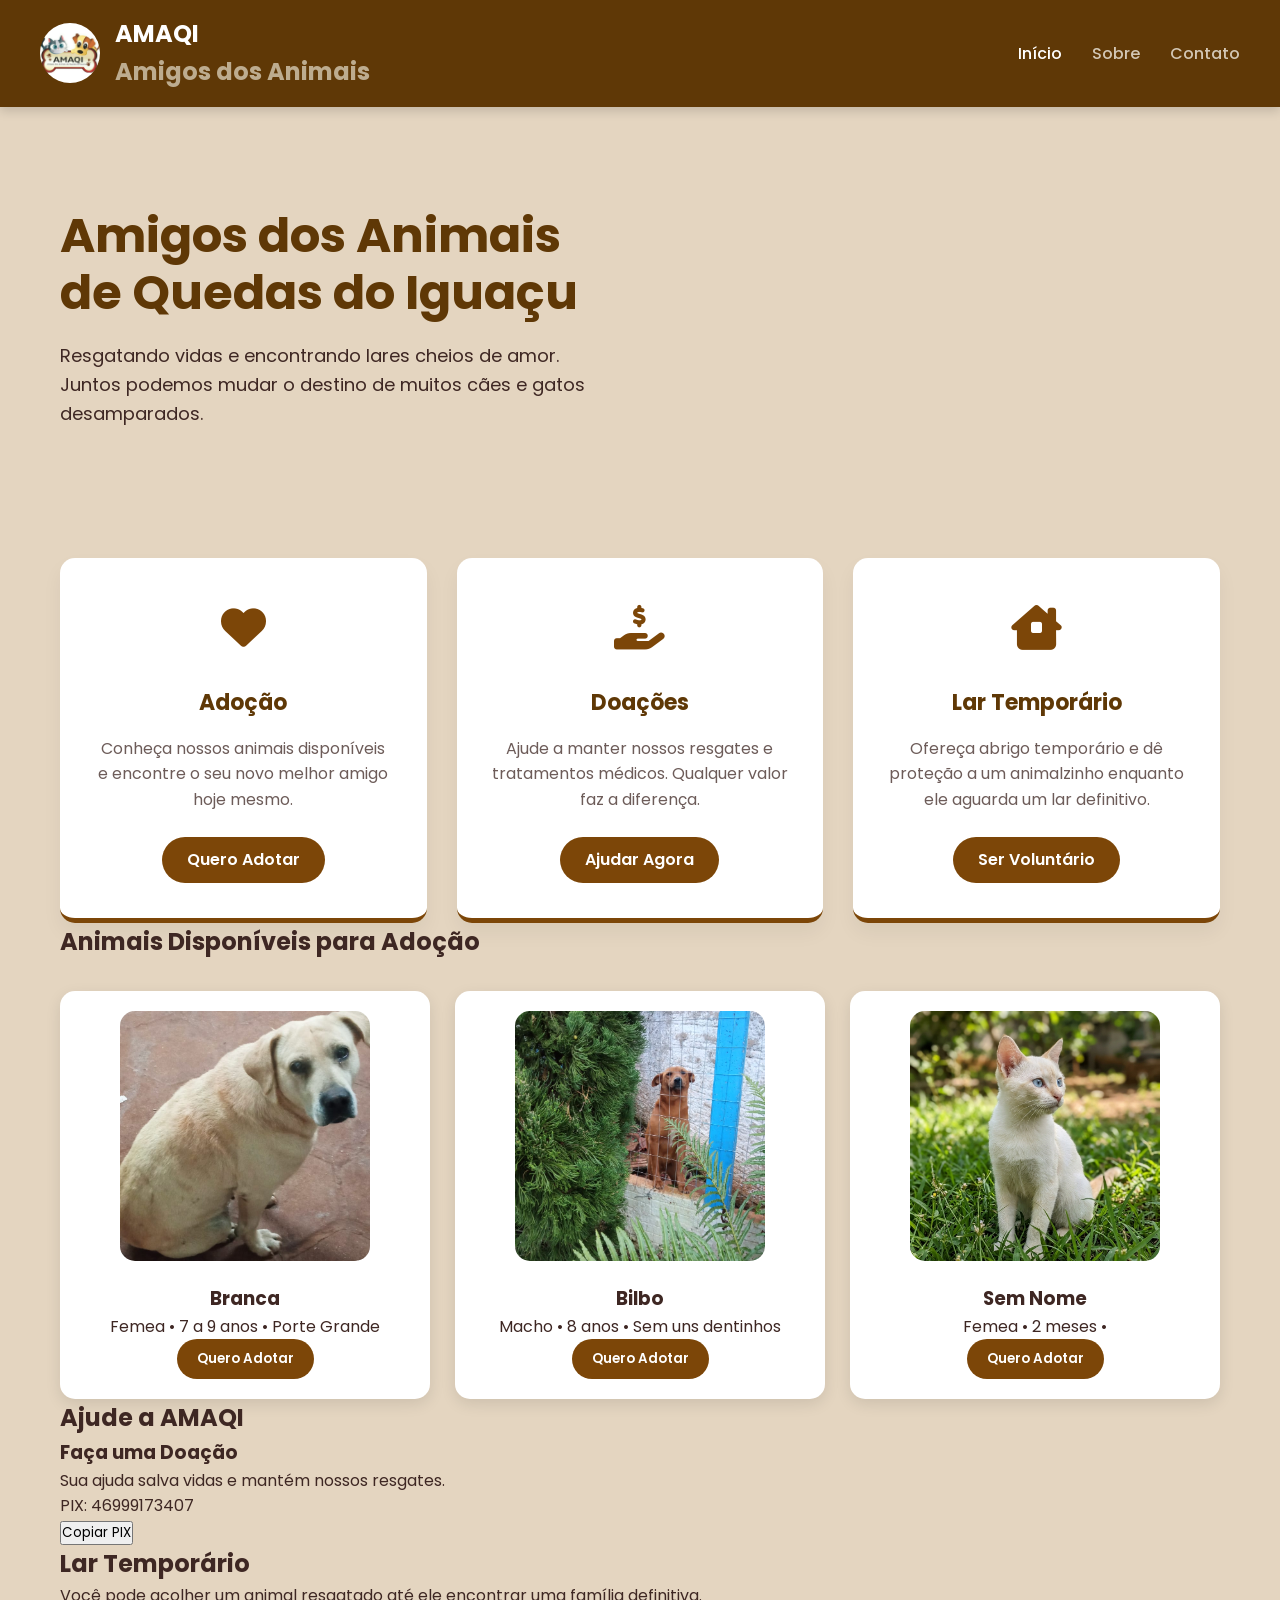
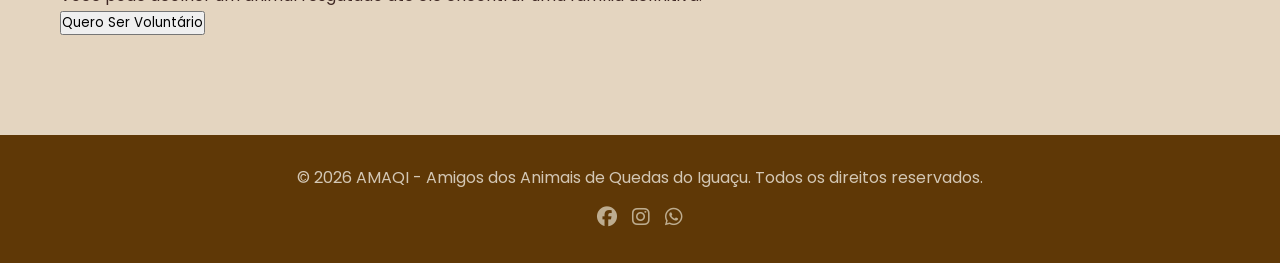
<file: index.html>
<!DOCTYPE html>
<html lang="pt-BR">

<head>
    <meta charset="UTF-8">
    <meta name="viewport" content="width=device-width, initial-scale=1.0">

    <title>Início - AMAQI Amigos dos Animais</title>

    <link href="https://fonts.googleapis.com/css2?family=Poppins:wght@400;500;600;700&display=swap"
        rel="stylesheet">

    <link rel="stylesheet"
        href="https://cdnjs.cloudflare.com/ajax/libs/font-awesome/6.5.1/css/all.min.css">

    <link rel="stylesheet" href="styles.css">
</head>

<body>
  
    <nav class="navbar">

        <a href="index.html" class="navbar-brand">

    <img src="logo-amaqi.png"
         alt="Logo AMAQI"
         class="logo-navbar">

    <div>
        <strong>AMAQI</strong><br>
        <span>Amigos dos Animais</span>
    </div>

</a>
        <ul class="nav-links">
            <li><a href="index.html" class="active">Início</a></li>
            <li><a href="sobre.html">Sobre</a></li>
            <li><a href="contato.html">Contato</a></li>
        </ul>

    </nav>

    <div class="container">

        <section class="hero">

            <div class="hero-content">

                <h1>Amigos dos Animais de Quedas do Iguaçu</h1>

                <p>
                    Resgatando vidas e encontrando lares cheios de amor.
                    Juntos podemos mudar o destino de muitos cães e gatos
                    desamparados.
                </p>

            </div>

            <div class="hero-image">
            </div>

        </section>

        <section class="action-grid">

            <div class="card">

                <div class="card-icon">
                    <i class="fa-solid fa-heart"></i>
                </div>

                <h3>Adoção</h3>

                <p>
                    Conheça nossos animais disponíveis e encontre
                    o seu novo melhor amigo hoje mesmo.
                </p>

                <a href="#adocao" class="btn-card">
                    Quero Adotar
                </a>

            </div>

            <div class="card">

                <div class="card-icon">
                    <i class="fa-solid fa-hand-holding-dollar"></i>
                </div>

                <h3>Doações</h3>

                <p>
                    Ajude a manter nossos resgates e tratamentos médicos.
                    Qualquer valor faz a diferença.
                </p>

                <a href="#doacoes" class="btn-card">
                    Ajudar Agora
                </a>

            </div>

            <div class="card">

                <div class="card-icon">
                    <i class="fa-solid fa-house-chimney-window"></i>
                </div>

                <h3>Lar Temporário</h3>

                <p>
                    Ofereça abrigo temporário e dê proteção a um animalzinho
                    enquanto ele aguarda um lar definitivo.
                </p>

                <a href="#lar-temporario" class="btn-card">
                    Ser Voluntário
                </a>

            </div>

        </section>

        <!-- ADOÇÃO -->

        <section id="adocao" class="section">

            <h2>Animais Disponíveis para Adoção</h2>

            <div class="dogs-grid">

                <div class="dog-card">

                    <img src="branca.jpg" alt="Branca">

                    <h3>Branca</h3>

                    <p>Femea • 7 a 9 anos • Porte Grande</p>

                    <button onclick="adotar('Branca')">
                        Quero Adotar
                    </button>

                </div>

                <div class="dog-card">

                    <img src="bilbo.png" alt="bilbo">

                    <h3>Bilbo</h3>

                    <p>Macho • 8 anos • Sem uns dentinhos </p>

                    <button onclick="adotar('Bilbo')">
                        Quero Adotar
                    </button>

                </div>

                <div class="dog-card">

                    <img src="gato.png" alt="Sem nome">

                    <h3>Sem Nome</h3>

                    <p>Femea • 2 meses • </p>

                    <button onclick="adotar('Bob')">
                        Quero Adotar
                    </button>

                </div>

            </div>

        </section>

        <!-- DOAÇÕES -->

        <section id="doacoes" class="section">

            <h2>Ajude a AMAQI</h2>

            <div class="pix-box">

                <h3>Faça uma Doação</h3>

                <p>
                    Sua ajuda salva vidas e mantém nossos resgates.
                </p>

                <p>
                    PIX: 46999173407
                </p>

                <button onclick="copiarPix()">
                    Copiar PIX
                </button>

            </div>

        </section>

        <!-- LAR TEMPORÁRIO -->

        <section id="lar-temporario" class="section">

            <h2>Lar Temporário</h2>

            <p>
                Você pode acolher um animal resgatado até ele encontrar
                uma família definitiva.
            </p>

            <button onclick="voluntario()">
                Quero Ser Voluntário
            </button>

        </section>

    </div>

    <footer>

        <p>
            &copy; 2026 AMAQI - Amigos dos Animais de Quedas do Iguaçu.
            Todos os direitos reservados.
        </p>

        <div class="social-icons">
            <a href="https://www.facebook.com/profile.php?id=100069752322305"><i class="fa-brands fa-facebook"></i></a>
            <a href="https://www.instagram.com/amaqi.qi/"><i class="fa-brands fa-instagram"></i></a>
            <a href="https://wa.me/5546999173407"><i class="fa-brands fa-whatsapp"></i></a>
        </div>

    </footer>

    <script src="script.js"></script>

</body>

</html>
</file>
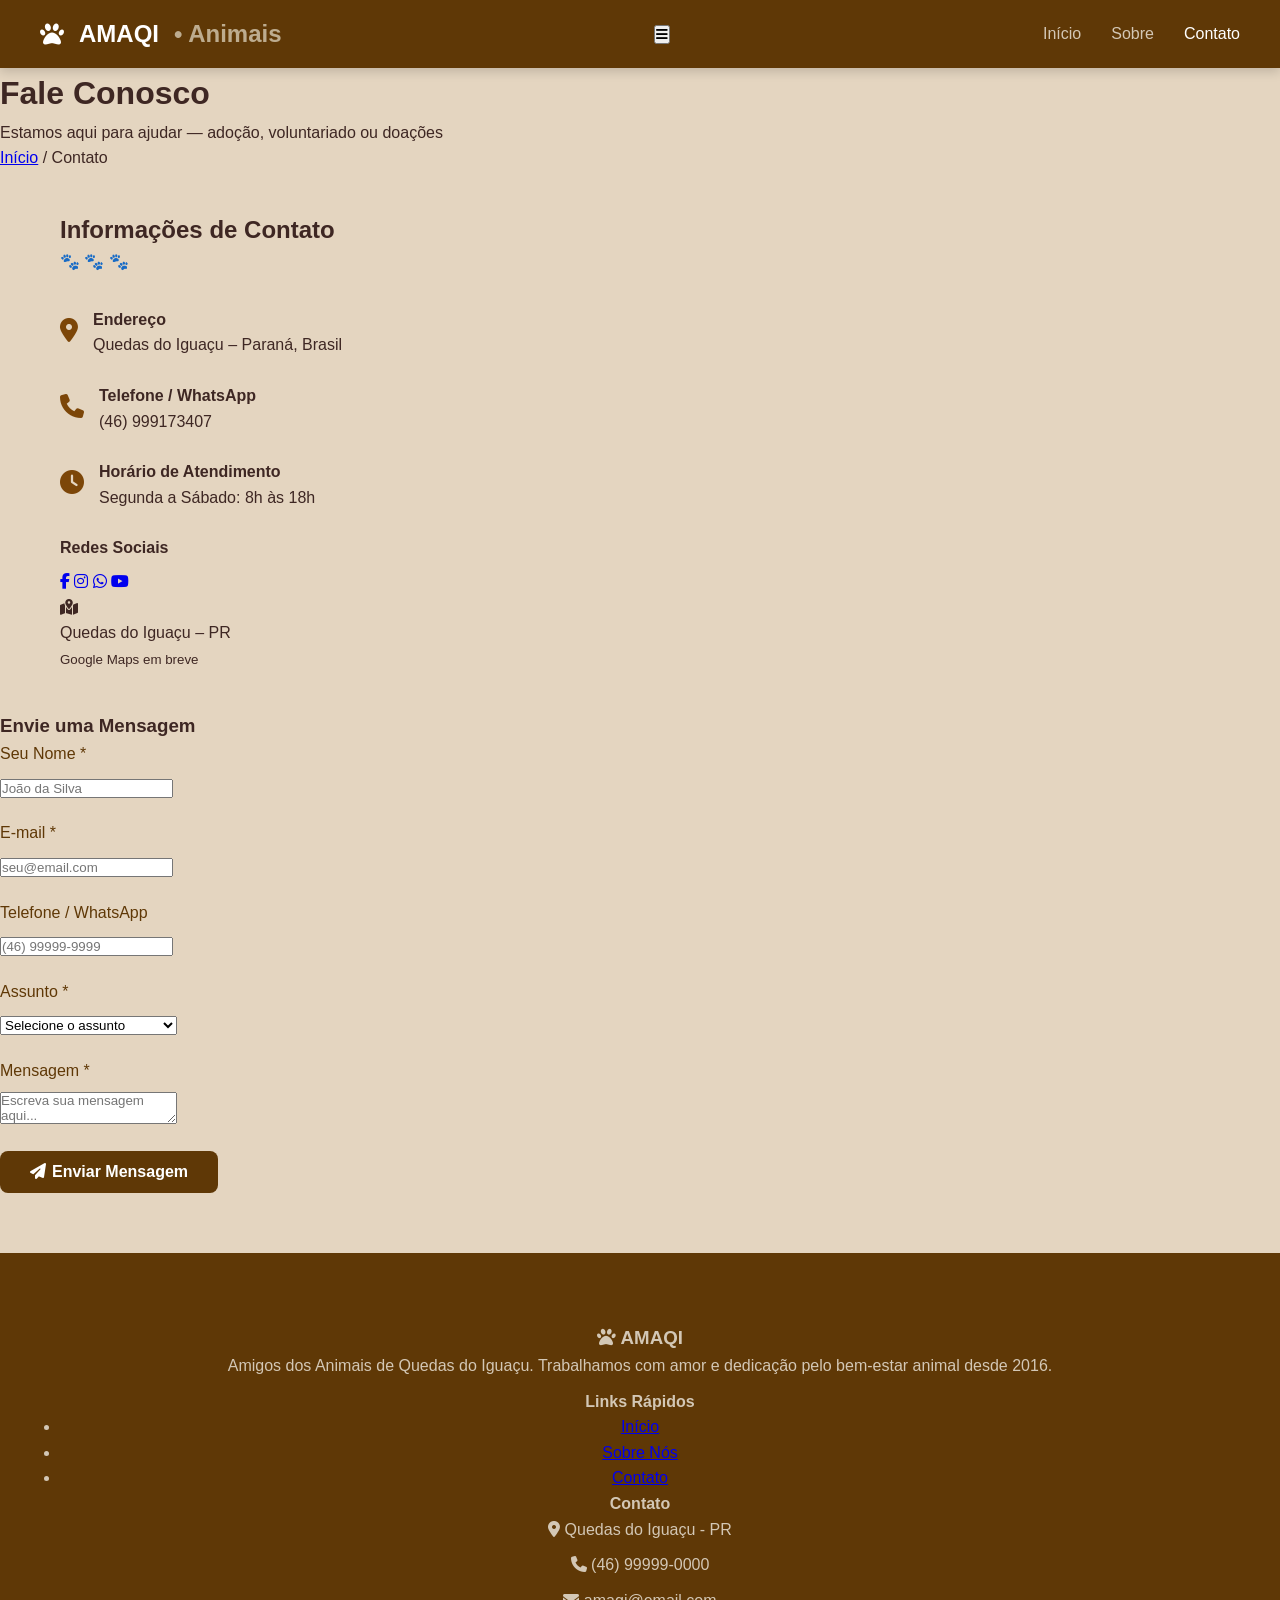
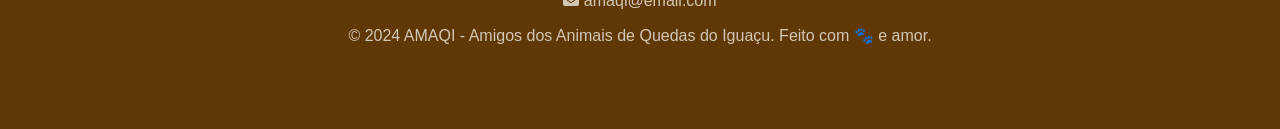
<file: contato.html>
<!DOCTYPE html>
<html lang="pt-BR">
<head>
  <meta charset="UTF-8">
  <meta name="viewport" content="width=device-width, initial-scale=1.0">
  <title>Contato - AMAQI Amigos dos Animais</title>
  <link rel="stylesheet" href="https://cdnjs.cloudflare.com/ajax/libs/font-awesome/6.5.1/css/all.min.css">
  <link rel="stylesheet" href="styles.css">
</head>
<body>

  <!-- NAVBAR -->
  <nav class="navbar">
    <a href="index.html" class="navbar-brand">
      <i class="fa-solid fa-paw"></i> AMAQI <span>• Animais</span>
    </a>
    <button class="nav-toggle" id="navToggle" aria-label="Menu">
      <i class="fa-solid fa-bars"></i>
    </button>
    <ul class="nav-links" id="navLinks">
      <li><a href="index.html">Início</a></li>
      <li><a href="sobre.html">Sobre</a></li>
      <li><a href="contato.html" class="active">Contato</a></li>
      
  </nav>

  <!-- PAGE HERO -->
  <div class="page-hero">
    <h1>Fale Conosco</h1>
    <p>Estamos aqui para ajudar — adoção, voluntariado ou doações</p>
    <div class="breadcrumb">
      <a href="index.html">Início</a>
      <span>/</span>
      <span>Contato</span>
    </div>
  </div>

  <!-- CONTATO SECTION -->
  <section>
    <div class="container">
      <div class="contato-grid">

        <!-- INFO -->
        <div>
          <h2 class="section-title">Informações de Contato</h2>
          <div class="paws-divider" style="text-align:left; margin-bottom:2rem;">🐾 🐾 🐾</div>

          <div class="info-item">
            <div class="info-icon"><i class="fa-solid fa-location-dot"></i></div>
            <div class="info-text">
              <h4>Endereço</h4>
              <p>Quedas do Iguaçu – Paraná, Brasil</p>
            </div>
          </div>

          <div class="info-item">
            <div class="info-icon"><i class="fa-solid fa-phone"></i></div>
            <div class="info-text">
              <h4>Telefone / WhatsApp</h4>
              <p>(46) 999173407</p>
            </div>
          </div>

         
              
            </div>
          </div>

          <div class="info-item">
            <div class="info-icon"><i class="fa-solid fa-clock"></i></div>
            <div class="info-text">
              <h4>Horário de Atendimento</h4>
              <p>Segunda a Sábado: 8h às 18h</p>
            </div>
          </div>

          <h4 style="color:var(--marrom); margin-bottom:0.5rem;">Redes Sociais</h4>
          <div class="social-links">
            <a href="#" title="Facebook"><i class="fa-brands fa-facebook-f"></i></a>
            <a href="#" title="Instagram"><i class="fa-brands fa-instagram"></i></a>
            <a href="#" title="WhatsApp"><i class="fa-brands fa-whatsapp"></i></a>
            <a href="#" title="YouTube"><i class="fa-brands fa-youtube"></i></a>
          </div>

          <!-- Mapa placeholder -->
          <div class="mapa">
            <div>
              <i class="fa-solid fa-map-location-dot"></i>
              <p>Quedas do Iguaçu – PR</p>
              <small>Google Maps em breve</small>
            </div>
          </div>
        </div>

        <!-- FORMULÁRIO -->
        <div class="form-card">
          <h3>Envie uma Mensagem</h3>

          <div class="form-row">
            <div class="form-group">
              <label for="nome">Seu Nome *</label>
              <input type="text" id="nome" placeholder="João da Silva" required>
            </div>
            <div class="form-group">
              <label for="email">E-mail *</label>
              <input type="email" id="email" placeholder="seu@email.com" required>
            </div>
          </div>

          <div class="form-group">
            <label for="telefone">Telefone / WhatsApp</label>
            <input type="tel" id="telefone" placeholder="(46) 99999-9999">
          </div>

          <div class="form-group">
            <label for="assunto">Assunto *</label>
            <select id="assunto">
              <option value="">Selecione o assunto</option>
              <option value="adocao">Quero Adotar um Animal</option>
              <option value="voluntario">Quero ser Voluntário</option>
              <option value="doacao">Quero Fazer uma Doação</option>
              <option value="denuncia">Denúncia de Maus Tratos</option>
              <option value="resgate">Solicitar Resgate</option>
              <option value="outro">Outro</option>
            </select>
          </div>

          <div class="form-group">
            <label for="mensagem">Mensagem *</label>
            <textarea id="mensagem" placeholder="Escreva sua mensagem aqui..." required></textarea>
          </div>

          <button type="button" class="btn-submit" onclick="enviarFormulario()">
            <i class="fa-solid fa-paper-plane" style="margin-right:6px"></i>Enviar Mensagem
          </button>

          <div id="msg-sucesso" style="display:none; margin-top:1rem; padding:12px; background:var(--creme); border-radius:10px; color:var(--marrom); border-left:4px solid var(--dourado); font-size:0.9rem;">
            <i class="fa-solid fa-circle-check" style="color:var(--dourado); margin-right:6px"></i>
            Mensagem enviada com sucesso! Em breve entraremos em contato. 🐾
          </div>
        </div>

      </div>
    </div>
  </section>

  <!-- FOOTER -->
  <footer>
    <div class="container">
      <div class="footer-grid">
        <div class="footer-brand">
          <h3><i class="fa-solid fa-paw"></i> AMAQI</h3>
          <p>Amigos dos Animais de Quedas do Iguaçu. Trabalhamos com amor e dedicação pelo bem-estar animal desde 2016.</p>
        </div>
        <div class="footer-col">
          <h4>Links Rápidos</h4>
          <ul>
            <li><a href="index.html">Início</a></li>
            <li><a href="sobre.html">Sobre Nós</a></li>
            <li><a href="contato.html">Contato</a></li>
            
          </ul>
        </div>
        <div class="footer-col">
          <h4>Contato</h4>
          <p><i class="fa-solid fa-location-dot"></i> Quedas do Iguaçu - PR</p>
          <p><i class="fa-solid fa-phone"></i> (46) 99999-0000</p>
          <p><i class="fa-solid fa-envelope"></i> amaqi@email.com</p>
        </div>
      </div>
      <div class="footer-bottom">
        <p>© 2024 AMAQI - Amigos dos Animais de Quedas do Iguaçu. Feito com 🐾 e amor.</p>
      </div>
    </div>
  </footer>

  <script src="script.js"></script>
</body>
</html>
</file>
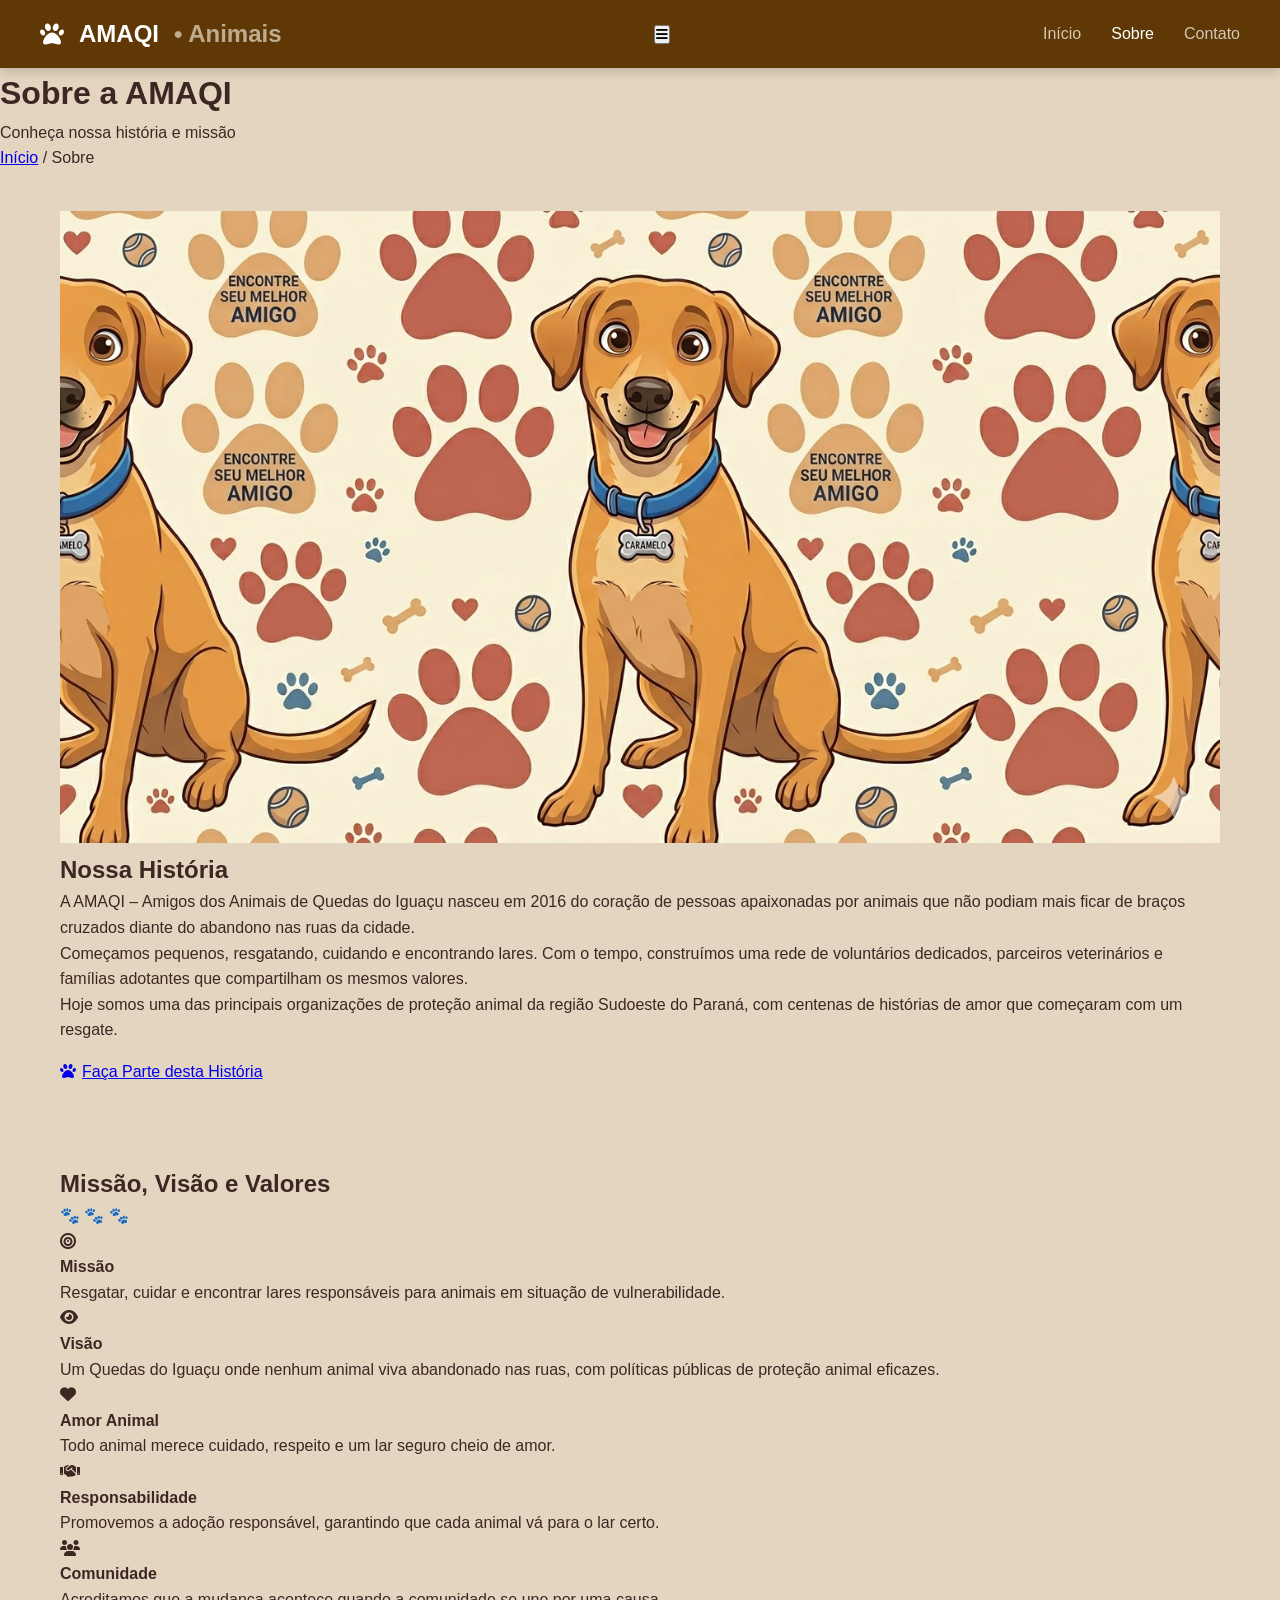
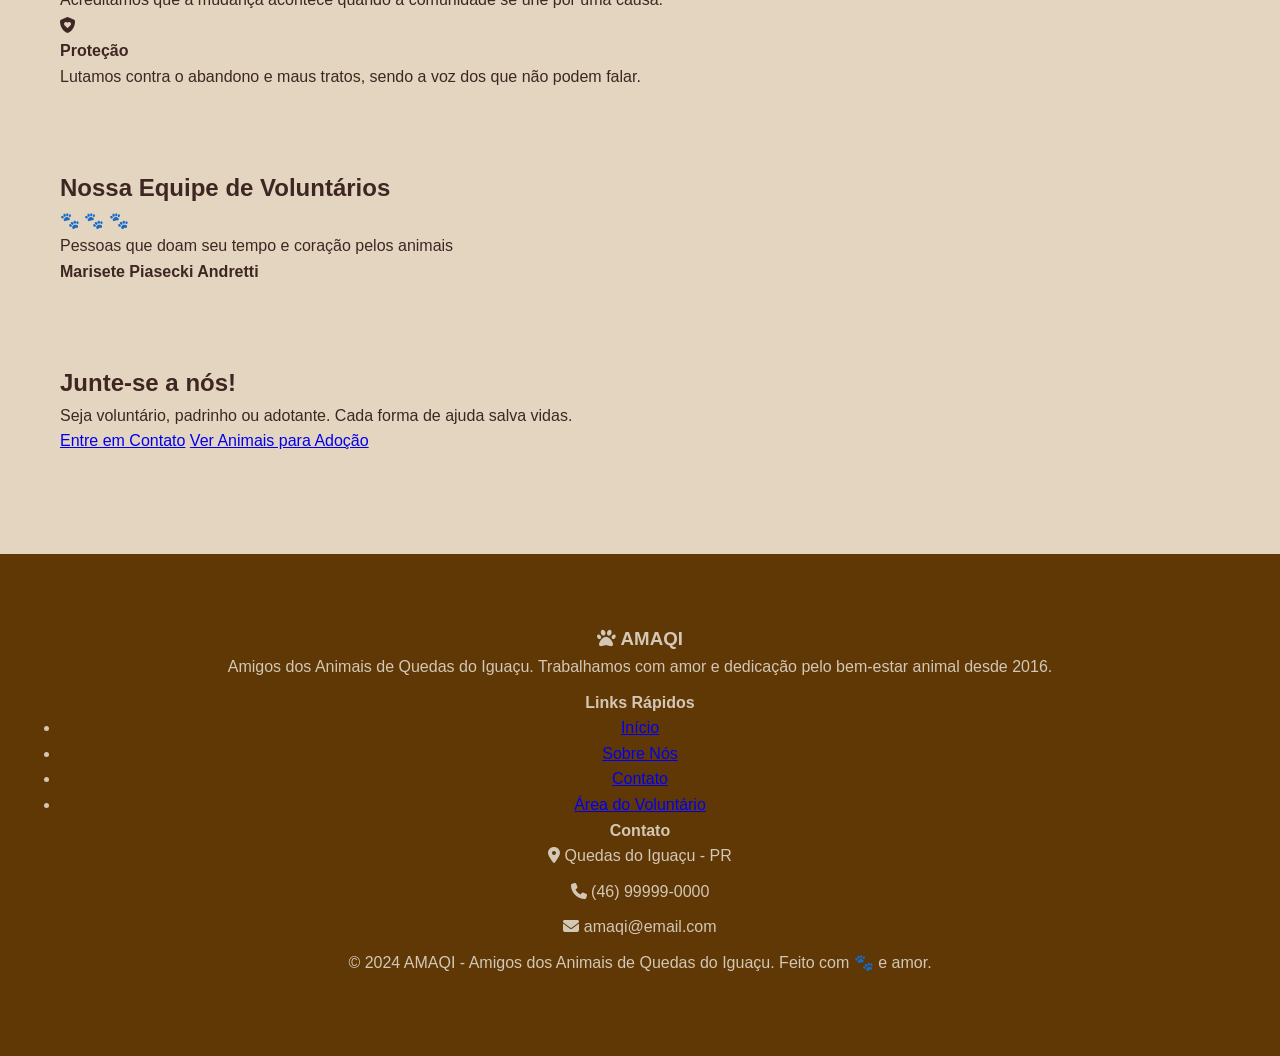
<file: sobre.html>
<!DOCTYPE html>
<html lang="pt-BR">
<head>
  <meta charset="UTF-8">
  <meta name="viewport" content="width=device-width, initial-scale=1.0">
  <title>Sobre - AMAQI Amigos dos Animais</title>
  <link rel="stylesheet" href="https://cdnjs.cloudflare.com/ajax/libs/font-awesome/6.5.1/css/all.min.css">
  <link rel="stylesheet" href="styles.css">
</head>
<body>

  <!-- NAVBAR -->
  <nav class="navbar">
    <a href="index.html" class="navbar-brand">
      <i class="fa-solid fa-paw"></i> AMAQI <span>• Animais</span>
    </a>
    <button class="nav-toggle" id="navToggle" aria-label="Menu">
      <i class="fa-solid fa-bars"></i>
    </button>
    <ul class="nav-links" id="navLinks">
      <li><a href="index.html">Início</a></li>
      <li><a href="sobre.html" class="active">Sobre</a></li>
      <li><a href="contato.html">Contato</a></li>
    </ul>
  </nav>

  <!-- PAGE HERO -->
  <div class="page-hero">
    <h1>Sobre a AMAQI</h1>
    <p>Conheça nossa história e missão</p>
    <div class="breadcrumb">
      <a href="index.html">Início</a>
      <span>/</span>
      <span>Sobre</span>
    </div>
  </div>

  <!-- SOBRE CONTENT -->
  <section>
    <div class="container">
      <div class="sobre-content">
        <div class="sobre-img">
          <img src="cachorro.png" alt="Animais da AMAQI">
        </div>
        <div class="sobre-text">
          <h2>Nossa História</h2>
          <p>
            A AMAQI – Amigos dos Animais de Quedas do Iguaçu nasceu em 2016 do coração de pessoas apaixonadas por animais que não podiam mais ficar de braços cruzados diante do abandono nas ruas da cidade.
          </p>
          <p>
            Começamos pequenos, resgatando, cuidando e encontrando lares. Com o tempo, construímos uma rede de voluntários dedicados, parceiros veterinários e famílias adotantes que compartilham os mesmos valores.
          </p>
          <p>
            Hoje somos uma das principais organizações de proteção animal da região Sudoeste do Paraná, com centenas de histórias de amor que começaram com um resgate.
          </p>
          <a href="contato.html" class="btn-primary" style="margin-top:1rem; display:inline-block;">
            <i class="fa-solid fa-paw" style="margin-right:6px"></i>Faça Parte desta História
          </a>
        </div>
      </div>
    </div>
  </section>

  <!-- MISSÃO, VISÃO E VALORES -->
  <section style="background: var(--creme);">
    <div class="container">
      <div class="section-header text-center">
        <h2 class="section-title">Missão, Visão e Valores</h2>
        <div class="paws-divider">🐾 🐾 🐾</div>
      </div>
      <div class="valores-grid">
        <div class="valor-card">
          <i class="fa-solid fa-bullseye"></i>
          <h4>Missão</h4>
          <p>Resgatar, cuidar e encontrar lares responsáveis para animais em situação de vulnerabilidade.</p>
        </div>
        <div class="valor-card">
          <i class="fa-solid fa-eye"></i>
          <h4>Visão</h4>
          <p>Um Quedas do Iguaçu onde nenhum animal viva abandonado nas ruas, com políticas públicas de proteção animal eficazes.</p>
        </div>
        <div class="valor-card">
          <i class="fa-solid fa-heart"></i>
          <h4>Amor Animal</h4>
          <p>Todo animal merece cuidado, respeito e um lar seguro cheio de amor.</p>
        </div>
        <div class="valor-card">
          <i class="fa-solid fa-handshake"></i>
          <h4>Responsabilidade</h4>
          <p>Promovemos a adoção responsável, garantindo que cada animal vá para o lar certo.</p>
        </div>
        <div class="valor-card">
          <i class="fa-solid fa-users"></i>
          <h4>Comunidade</h4>
          <p>Acreditamos que a mudança acontece quando a comunidade se une por uma causa.</p>
        </div>
        <div class="valor-card">
          <i class="fa-solid fa-shield-heart"></i>
          <h4>Proteção</h4>
          <p>Lutamos contra o abandono e maus tratos, sendo a voz dos que não podem falar.</p>
        </div>
      </div>
    </div>
  </section>

  <!-- EQUIPE -->
  <section>
    <div class="container">
      <div class="section-header text-center">
        <h2 class="section-title">Nossa Equipe de Voluntários</h2>
        <div class="paws-divider">🐾 🐾 🐾</div>
        <p class="section-subtitle">Pessoas que doam seu tempo e coração pelos animais</p>
      </div>
      <div class="equipe-grid">
        <div class="membro-card">
          
          <div class="membro-info">
            <h4>Marisete Piasecki Andretti</h4>
          
            
            
    
         
          
          </div>
        </div>
      </div>
    </div>
  </section>

  <!-- CTA -->
  <section class="cta-section">
    <div class="container">
      <h2>Junte-se a nós!</h2>
      <p>Seja voluntário, padrinho ou adotante. Cada forma de ajuda salva vidas.</p>
      <div class="cta-btns">
        <a href="contato.html" class="btn-primary">Entre em Contato</a>
        <a href="index.html" class="btn-outline">Ver Animais para Adoção</a>
      </div>
    </div>
  </section>

  <!-- FOOTER -->
  <footer>
    <div class="container">
      <div class="footer-grid">
        <div class="footer-brand">
          <h3><i class="fa-solid fa-paw"></i> AMAQI</h3>
          <p>Amigos dos Animais de Quedas do Iguaçu. Trabalhamos com amor e dedicação pelo bem-estar animal desde 2016.</p>
        </div>
        <div class="footer-col">
          <h4>Links Rápidos</h4>
          <ul>
            <li><a href="index.html">Início</a></li>
            <li><a href="sobre.html">Sobre Nós</a></li>
            <li><a href="contato.html">Contato</a></li>
            <li><a href="login.html">Área do Voluntário</a></li>
          </ul>
        </div>
        <div class="footer-col">
          <h4>Contato</h4>
          <p><i class="fa-solid fa-location-dot"></i> Quedas do Iguaçu - PR</p>
          <p><i class="fa-solid fa-phone"></i> (46) 99999-0000</p>
          <p><i class="fa-solid fa-envelope"></i> amaqi@email.com</p>
        </div>
      </div>
      <div class="footer-bottom">
        <p>© 2024 AMAQI - Amigos dos Animais de Quedas do Iguaçu. Feito com 🐾 e amor.</p>
      </div>
    </div>
  </footer>

  <script src="script.js"></script>
</body>
</html>
</file>
<file: styles.css>
/* Estilos Gerais */
* {
    margin: 0;
    padding: 0;
    box-sizing: border-box;
    font-family: 'Poppins', 'Segoe UI', Tahoma, Geneva, Verdana, sans-serif;
}

body {
    background-color: #e4d5c0;
    color: #3E2723;
    line-height: 1.6;
}

img {
    max-width: 100%;
    height: auto;
}

/* Barra de Navegação */
.navbar {
    background-color: #5F3806;
    padding: 15px 40px;
    display: flex;
    justify-content: space-between;
    align-items: center;
    position: sticky;
    top: 0;
    z-index: 1000;
    box-shadow: 0 4px 10px rgba(0,0,0,0.15);
}

.navbar-brand {
    color: #FFFFFF;
    font-size: 24px;
    font-weight: 700;
    text-decoration: none;
    display: flex;
    align-items: center;
    gap: 15px;
}

.logo-navbar {
    width: 60px;
    height: 60px;
    object-fit: contain;
    border-radius: 50%;
}

.navbar-brand span {
    color: #BDAC8F;
}

.nav-links {
    display: flex;
    list-style: none;
    align-items: center;
    gap: 30px;
}

.nav-links a {
    color: #D3C7B5;
    text-decoration: none;
    font-weight: 500;
    transition: color 0.3s ease;
}

.nav-links a:hover,
.nav-links a.active {
    color: #FFFFFF;
}

.btn-login {
    background-color: #7C4608;
    color: #FFFFFF !important;
    padding: 8px 20px;
    border-radius: 55px;
    transition: background-color 0.3s ease !important;
}

.btn-login:hover {
    background-color: #824908;
}

/* Container Principal */
.container {
    max-width: 1200px;
    margin: 0 auto;
    padding: 40px 20px;
}

/* Seção Hero */
.hero {
    display: flex;
    align-items: center;
    justify-content: space-between;
    gap: 40px;
    padding: 60px 0;
}

.hero-content {
    flex: 1;
}

.hero-content h1 {
    font-size: 48px;
    color: #5F3806;
    line-height: 1.2;
    margin-bottom: 20px;
}

.hero-content p {
    font-size: 18px;
    color: #3E2723;
    margin-bottom: 30px;
}

.hero-image {
    flex: 1;
    display: flex;
    justify-content: center;
}

.hero-image img,
.about-side img,
.card img {
    width: 100%;
    max-width: 350px;
    height: auto;
    border-radius: 20px;
    box-shadow: 0 10px 20px rgba(0,0,0,0.15);
}

/* Grid de Cards */
.action-grid {
    display: grid;
    grid-template-columns: repeat(auto-fit, minmax(300px, 1fr));
    gap: 30px;
    margin-top: 40px;
}

.card {
    background-color: #FFFFFF;
    border-radius: 15px;
    padding: 35px;
    text-align: center;
    box-shadow: 0 10px 20px rgba(0,0,0,0.05);
    transition: transform 0.3s ease, box-shadow 0.3s ease;
    border-bottom: 5px solid #7C4608;
}

.card:hover {
    transform: translateY(-5px);
    box-shadow: 0 15px 30px rgba(0,0,0,0.1);
}

.card-icon {
    font-size: 45px;
    color: #7C4608;
    margin-bottom: 20px;
}

.card h3 {
    color: #5F3806;
    margin-bottom: 15px;
    font-size: 22px;
}

.card p {
    color: #6d5c59;
    margin-bottom: 25px;
}

.btn-card {
    display: inline-block;
    background-color: #7C4608;
    color: #FFFFFF;
    text-decoration: none;
    padding: 10px 25px;
    border-radius: 25px;
    font-weight: 600;
    transition: background-color 0.3s ease;
}

.btn-card:hover {
    background-color: #824908;
}

/* Página Sobre */
.about-section {
    background-color: #FFFFFF;
    border-radius: 15px;
    padding: 50px;
    box-shadow: 0 10px 20px rgba(0,0,0,0.05);
}

.page-title {
    font-size: 36px;
    color: #5F3806;
    margin-bottom: 30px;
    border-left: 6px solid #7C4608;
    padding-left: 15px;
}

.about-grid {
    display: flex;
    gap: 50px;
    align-items: center;
}

.about-text {
    flex: 1.2;
}

.about-text p {
    margin-bottom: 20px;
    font-size: 16px;
}

.about-side {
    flex: 0.8;
    background-color: #BDAC8F;
    padding: 30px;
    border-radius: 15px;
    text-align: center;
}

.values-grid {
    display: grid;
    grid-template-columns: repeat(3, 1fr);
    gap: 20px;
    margin-top: 40px;
}

.value-box {
    background-color: #BDAC8F;
    padding: 25px;
    border-radius: 10px;
    text-align: center;
    font-weight: 600;
    color: #5F3806;
}

/* Página Contato */
.contact-grid {
    display: grid;
    grid-template-columns: 1fr 1fr;
    gap: 40px;
}

.contact-info,
.contact-form-container {
    background-color: #FFFFFF;
    border-radius: 15px;
    padding: 40px;
    box-shadow: 0 10px 20px rgba(0,0,0,0.05);
}

.info-item {
    display: flex;
    align-items: center;
    gap: 15px;
    margin-bottom: 25px;
}

.info-item i {
    font-size: 24px;
    color: #7C4608;
}

.form-group {
    margin-bottom: 20px;
}

.form-group label {
    display: block;
    margin-bottom: 8px;
    font-weight: 500;
    color: #5F3806;
}

.form-control {
    width: 100%;
    padding: 12px;
    border: 1px solid #BDAC8F;
    border-radius: 8px;
    background-color: #fcfbfa;
    color: #3E2723;
}

.form-control:focus {
    outline: none;
    border-color: #7C4608;
}

/* Botão Enviar Formulário */
.btn-submit {
    background-color: #5F3806;
    color: #FFFFFF;
    border: none;
    padding: 12px 30px;
    border-radius: 8px;
    font-size: 16px;
    font-weight: 600;
    cursor: pointer;
    transition: background-color 0.3s ease;
}

.btn-submit:hover {
    background-color: #7C4608;
}

/* Rodapé */
footer {
    background-color: #5F3806;
    color: #D3C7B5;
    text-align: center;
    padding: 30px 20px;
    margin-top: 60px;
}

footer p {
    margin-bottom: 10px;
}

footer .social-icons {
    display: flex;
    justify-content: center;
    gap: 15px;
    font-size: 20px;
}

footer .social-icons a {
    color: #BDAC8F;
    text-decoration: none;
    transition: color 0.3s ease;
}

footer .social-icons a:hover {
    color: #FFFFFF;
}

/* Cards dos Animais - Estilos Globais */
.dogs-grid {
    display: grid;
    grid-template-columns: repeat(auto-fit, minmax(250px, 1fr));
    gap: 25px;
    margin-top: 30px;
}

.dog-card {
    background: white;
    padding: 20px;
    border-radius: 15px;
    text-align: center;
    box-shadow: 0 5px 15px rgba(0,0,0,0.1);
}

.dog-card img {
    width: 100%;
    max-width: 250px;
    height: 250px;
    object-fit: cover;
    border-radius: 15px;
    margin-bottom: 15px;
}

.dog-card button {
    background-color: #7C4608;
    color: white;
    border: none;
    padding: 10px 20px;
    border-radius: 25px;
    cursor: pointer;
    font-weight: 600;
    transition: background-color 0.3s ease;
}

.dog-card button:hover {
    background-color: #5F3806;
}

/* Responsividade */
@media (max-width: 768px) {
    .hero {
        flex-direction: column;
        text-align: center;
    }

    .contact-grid {
        grid-template-columns: 1fr;
    }

    .about-grid {
        flex-direction: column;
    }

    .values-grid {
        grid-template-columns: 1fr;
    }

    .navbar {
        flex-direction: column;
        gap: 15px;
        text-align: center;
    }

    .nav-links {
        flex-direction: column;
        gap: 10px;
    }
    
    .dog-card img {
        max-width: 100%;
    }
}
</file>
